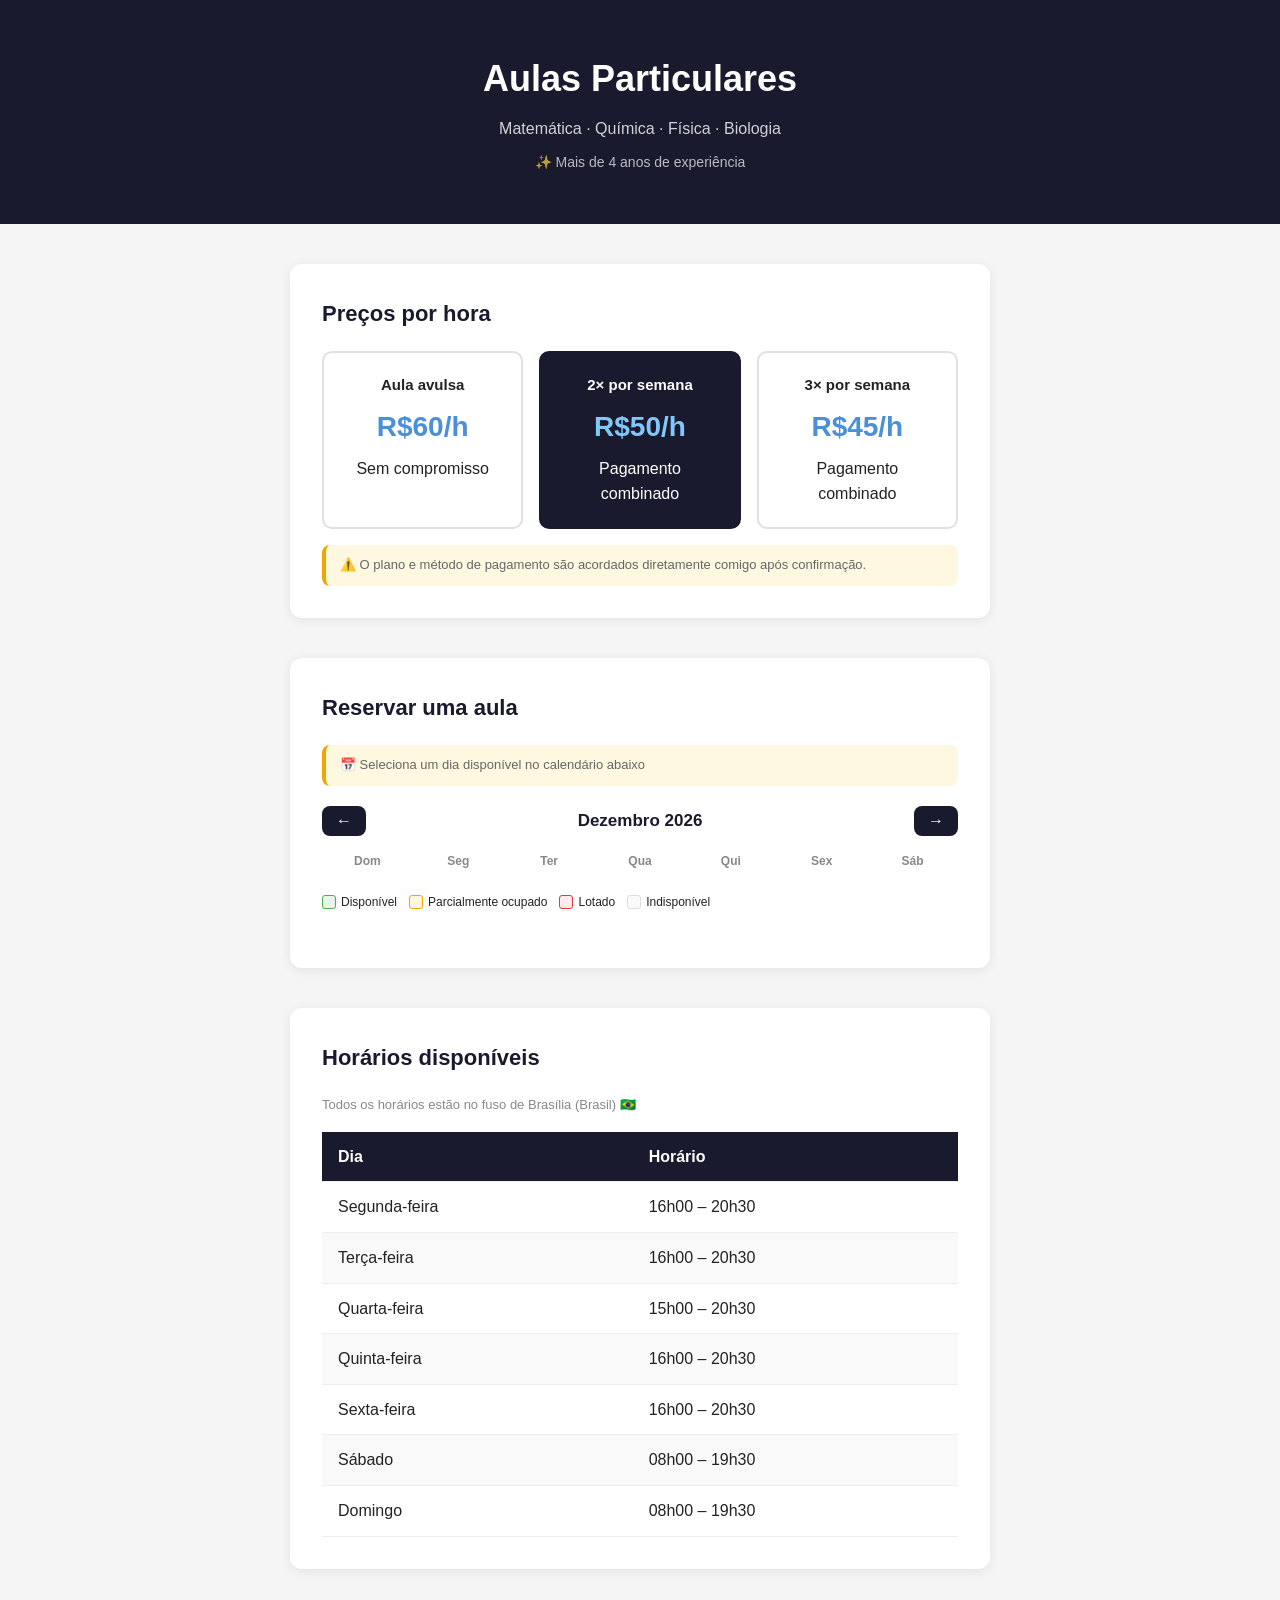
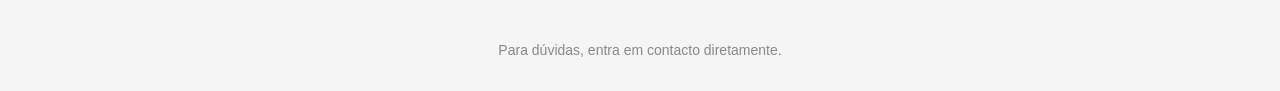
<file: index.html>
<!DOCTYPE html>
<html lang="pt">
<head>
  <meta charset="UTF-8">
  <meta name="viewport" content="width=device-width, initial-scale=1.0">
  <title>Aulas Particulares</title>
  <link rel="stylesheet" href="style.css">
</head>
<body>

  <header>
    <h1>Aulas Particulares</h1>
    <p>Matemática · Química · Física · Biologia</p>
    <p style="margin-top:10px; font-size:14px; opacity:0.7;">✨ Mais de 4 anos de experiência</p>
  </header>

  <section id="precos">
    <h2>Preços por hora</h2>
    <div class="precos-grid">
      <div class="preco-card">
        <h3>Aula avulsa</h3>
        <p class="valor">R$60/h</p>
        <p>Sem compromisso</p>
      </div>
      <div class="preco-card destaque">
        <h3>2× por semana</h3>
        <p class="valor">R$50/h</p>
        <p>Pagamento combinado</p>
      </div>
      <div class="preco-card">
        <h3>3× por semana</h3>
        <p class="valor">R$45/h</p>
        <p>Pagamento combinado</p>
      </div>
    </div>
    <p class="nota">⚠️ O plano e método de pagamento são acordados diretamente comigo após confirmação.</p>
  </section>

  <section id="reserva">
    <h2>Reservar uma aula</h2>
    <p class="nota" style="margin-bottom:20px;">📅 Seleciona um dia disponível no calendário abaixo</p>

    <!-- CALENDÁRIO -->
    <div id="calendario">
      <div class="cal-header">
        <button id="btnMesAnterior">&#8592;</button>
        <span id="mesAno"></span>
        <button id="btnProximoMes">&#8594;</button>
      </div>
      <div class="cal-dias-semana">
        <span>Dom</span><span>Seg</span><span>Ter</span>
        <span>Qua</span><span>Qui</span><span>Sex</span><span>Sáb</span>
      </div>
      <div id="calDias" class="cal-grid"></div>
      <div class="cal-legenda">
        <span class="leg-disponivel">Disponível</span>
        <span class="leg-parcial">Parcialmente ocupado</span>
        <span class="leg-lotado">Lotado</span>
        <span class="leg-indisponivel">Indisponível</span>
      </div>
    </div>

    <!-- HORÁRIOS DO DIA SELECIONADO -->
    <div id="secaoHorarios" style="display:none">
      <h3 id="tituloHorarios"></h3>
      <div id="gradeHorarios" class="grade-horarios"></div>
    </div>

    <!-- FORMULÁRIO -->
    <div id="formContainer" style="display:none">
      <h3 id="tituloFormulario"></h3>
      <form id="formReserva">
        <input type="hidden" id="dataEscolhida">
        <input type="hidden" id="horarioEscolhido">

        <label for="nome">O teu nome</label>
        <input type="text" id="nome" placeholder="Ex: João Silva" required>

        <label for="email">Email</label>
        <input type="email" id="email" placeholder="joao@email.com" required>

        <label for="telefone">Celular (opcional)</label>
        <input type="tel" id="telefone" placeholder="+55 11 91234-5678">

        <label for="materia">Matéria</label>
        <select id="materia" required>
          <option value="">Escolhe uma matéria</option>
          <option value="Matemática">Matemática</option>
          <option value="Química">Química</option>
          <option value="Física">Física</option>
          <option value="Biologia">Biologia</option>
        </select>

        <label for="duracao">Duração da aula</label>
        <select id="duracao" required>
          <option value="">Escolhe a duração</option>
          <option value="1h">1 hora</option>
          <option value="1h30">1 hora e 30 minutos</option>
          <option value="2h">2 horas</option>
        </select>

        <label for="observacoes">Observações (opcional)</label>
        <textarea id="observacoes" placeholder="Ex: tenho exame daqui a 2 semanas, preciso de ajuda com derivadas..."></textarea>

        <div class="form-botoes">
          <button type="button" id="btnVoltar">← Voltar</button>
          <button type="submit" id="btnSubmit">Enviar pedido de reserva</button>
        </div>
      </form>
    </div>

    <div id="mensagemSucesso" style="display:none">
      <h3>✅ Pedido enviado!</h3>
      <p>Receberás uma confirmação assim que eu aprovar a reserva. Obrigado!</p>
    </div>

    <div id="mensagemErro" style="display:none">
      <h3>❌ Erro ao enviar</h3>
      <p id="textoErro"></p>
    </div>
  </section>

  <section id="horarios">
    <h2>Horários disponíveis</h2>
    <p style="font-size:13px; color:#888; margin-bottom:16px;">Todos os horários estão no fuso de Brasília (Brasil) 🇧🇷</p>
    <table>
      <thead>
        <tr><th>Dia</th><th>Horário</th></tr>
      </thead>
      <tbody>
        <tr><td>Segunda-feira</td><td>16h00 – 20h30</td></tr>
        <tr><td>Terça-feira</td><td>16h00 – 20h30</td></tr>
        <tr><td>Quarta-feira</td><td>15h00 – 20h30</td></tr>
        <tr><td>Quinta-feira</td><td>16h00 – 20h30</td></tr>
        <tr><td>Sexta-feira</td><td>16h00 – 20h30</td></tr>
        <tr><td>Sábado</td><td>08h00 – 19h30</td></tr>
        <tr><td>Domingo</td><td>08h00 – 19h30</td></tr>
      </tbody>
    </table>
  </section>

  <footer>
    <p>Para dúvidas, entra em contacto diretamente.</p>
  </footer>

  <script src="script.js"></script>
</body>
</html>
</file>
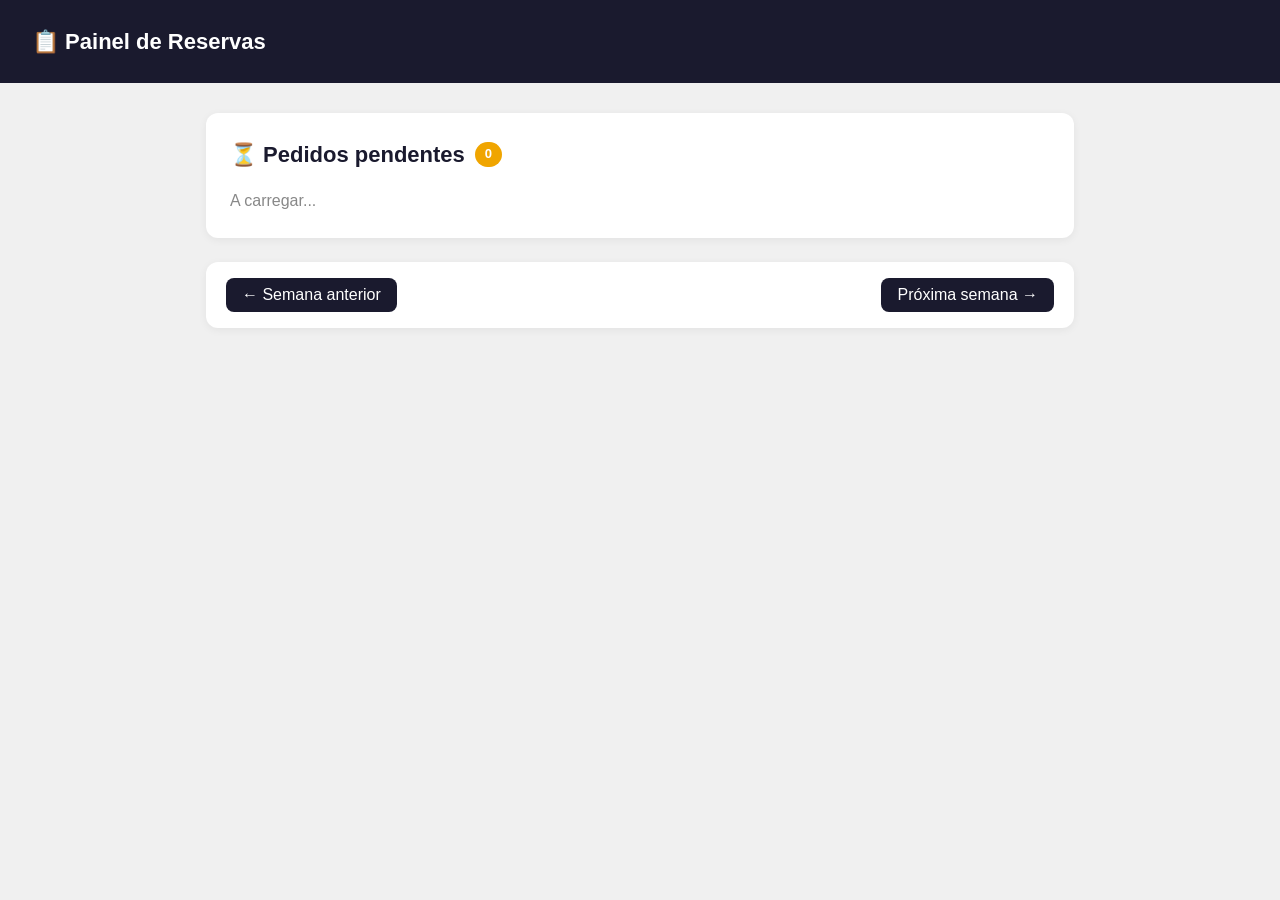
<file: painel.html>
<!DOCTYPE html>
<html lang="pt">
<head>
  <meta charset="UTF-8">
  <meta name="viewport" content="width=device-width, initial-scale=1.0">
  <title>Painel de Reservas</title>
  <link rel="stylesheet" href="style.css">
  <style>
    body { background: #f0f0f0; }
    .painel-header {
      background: #1a1a2e;
      color: white;
      padding: 24px 32px;
      display: flex;
      justify-content: space-between;
      align-items: center;
      flex-wrap: wrap;
      gap: 12px;
    }
    .painel-header h1 { font-size: 22px; }
    #conteudo { max-width: 900px; margin: 30px auto; padding: 0 16px; }

    /* AGENDA SEMANAL */
    .semana-nav {
      display: flex;
      align-items: center;
      justify-content: space-between;
      margin-bottom: 20px;
      background: white;
      padding: 16px 20px;
      border-radius: 12px;
      box-shadow: 0 2px 8px rgba(0,0,0,0.06);
    }
    .semana-nav button {
      background: #1a1a2e;
      color: white;
      border: none;
      padding: 8px 16px;
      border-radius: 8px;
      cursor: pointer;
      font-size: 16px;
    }
    .semana-nav button:hover { background: #2e2e5e; }
    .semana-nav span { font-weight: 600; font-size: 16px; color: #1a1a2e; }

    .agenda-grid {
      display: grid;
      grid-template-columns: repeat(7, 1fr);
      gap: 8px;
      margin-bottom: 30px;
    }

    .agenda-dia {
      background: white;
      border-radius: 10px;
      padding: 12px 8px;
      box-shadow: 0 2px 8px rgba(0,0,0,0.06);
      min-height: 120px;
    }

    .agenda-dia-header {
      text-align: center;
      margin-bottom: 8px;
      padding-bottom: 8px;
      border-bottom: 1px solid #eee;
    }

    .agenda-dia-header .nome-dia {
      font-size: 11px;
      color: #888;
      text-transform: uppercase;
      font-weight: 600;
    }

    .agenda-dia-header .numero-dia {
      font-size: 20px;
      font-weight: 700;
      color: #1a1a2e;
    }

    .agenda-dia-header.hoje .numero-dia {
      background: #1a1a2e;
      color: white;
      border-radius: 50%;
      width: 32px;
      height: 32px;
      display: flex;
      align-items: center;
      justify-content: center;
      margin: 0 auto;
      font-size: 15px;
    }

    .aula-chip {
      background: #e8f5e9;
      border-left: 3px solid #4caf50;
      border-radius: 4px;
      padding: 4px 6px;
      margin-bottom: 4px;
      font-size: 11px;
      cursor: pointer;
    }

    .aula-chip:hover { background: #c8e6c9; }
    .aula-chip .hora { font-weight: 700; color: #1a1a2e; }
    .aula-chip .mat { color: #555; }

    .aula-chip.pendente {
      background: #fff8e1;
      border-left-color: #f0a500;
    }

    .sem-aulas {
      text-align: center;
      color: #ccc;
      font-size: 12px;
      padding-top: 8px;
    }

    /* PENDENTES */
    .secao-pendentes {
      background: white;
      border-radius: 12px;
      padding: 24px;
      box-shadow: 0 2px 8px rgba(0,0,0,0.06);
      margin-bottom: 24px;
    }

    .secao-pendentes h2 {
      margin-bottom: 16px;
      display: flex;
      align-items: center;
      gap: 10px;
    }

    .badge-count {
      background: #f0a500;
      color: white;
      border-radius: 20px;
      padding: 2px 10px;
      font-size: 13px;
      font-weight: 600;
    }

    .reserva-card {
      border: 1.5px solid #ddd;
      border-radius: 10px;
      padding: 16px;
      margin-bottom: 12px;
    }

    .reserva-card.pendente { border-left: 5px solid #f0a500; }
    .reserva-card h3 { margin-bottom: 6px; color: #1a1a2e; }
    .reserva-card p { font-size: 14px; color: #555; margin-bottom: 3px; }

    .acoes { margin-top: 12px; display: flex; gap: 8px; }

    .btn-confirmar {
      background: #1a1a2e;
      color: white;
      border: none;
      padding: 8px 18px;
      border-radius: 8px;
      font-size: 14px;
      cursor: pointer;
    }
    .btn-confirmar:hover { background: #2e2e5e; }

    .btn-rejeitar {
      background: white;
      color: #c62828;
      border: 1.5px solid #c62828;
      padding: 8px 18px;
      border-radius: 8px;
      font-size: 14px;
      cursor: pointer;
    }
    .btn-rejeitar:hover { background: #ffebee; }

    /* MODAL */
    .modal-overlay {
      display: none;
      position: fixed;
      top: 0; left: 0;
      width: 100%; height: 100%;
      background: rgba(0,0,0,0.5);
      z-index: 100;
      align-items: center;
      justify-content: center;
    }
    .modal-overlay.aberto { display: flex; }
    .modal {
      background: white;
      border-radius: 12px;
      padding: 28px;
      max-width: 400px;
      width: 90%;
    }
    .modal h3 { margin-bottom: 12px; color: #1a1a2e; }
    .modal p { font-size: 14px; color: #555; margin-bottom: 6px; }
    .modal-fechar {
      margin-top: 16px;
      background: #1a1a2e;
      color: white;
      border: none;
      padding: 10px 20px;
      border-radius: 8px;
      cursor: pointer;
      width: 100%;
    }
  </style>
</head>
<body>

  <div class="painel-header">
    <h1>📋 Painel de Reservas</h1>
    <span id="contadorPendentes"></span>
  </div>

  <div id="conteudo">

    <!-- PEDIDOS PENDENTES -->
    <div class="secao-pendentes" id="secaoPendentes">
      <h2>⏳ Pedidos pendentes <span class="badge-count" id="numPendentes">0</span></h2>
      <div id="listaPendentes"><p style="color:#888">A carregar...</p></div>
    </div>

    <!-- AGENDA SEMANAL -->
    <div class="semana-nav">
      <button id="btnSemanaAnterior">&#8592; Semana anterior</button>
      <span id="labelSemana"></span>
      <button id="btnProximaSemana">Próxima semana &#8594;</button>
    </div>

    <div class="agenda-grid" id="agendaGrid"></div>

  </div>

  <!-- MODAL DE DETALHE -->
  <div class="modal-overlay" id="modalOverlay">
    <div class="modal">
      <h3 id="modalTitulo"></h3>
      <div id="modalConteudo"></div>
      <button class="modal-fechar" onclick="fecharModal()">Fechar</button>
    </div>
  </div>

  <script>
    const SUPABASE_URL = "https://thnpicjrzqiivnifmhjp.supabase.co";
    const SUPABASE_KEY = "eyJhbGciOiJIUzI1NiIsInR5cCI6IkpXVCJ9.eyJpc3MiOiJzdXBhYmFzZSIsInJlZiI6InRobnBpY2pyenFpaXZuaWZtaGpwIiwicm9sZSI6ImFub24iLCJpYXQiOjE3Nzc2NDU5MzYsImV4cCI6MjA5MzIyMTkzNn0.-vIc6-R6oBZMyJT6SE5hLP5-nZQPNlaft8w6tyomZfE";

    const nomesDiasCurtos = ["Dom","Seg","Ter","Qua","Qui","Sex","Sáb"];
    const nomesMeses = ["Jan","Fev","Mar","Abr","Mai","Jun","Jul","Ago","Set","Out","Nov","Dez"];

    let inicioSemana = new Date();
    inicioSemana.setHours(0,0,0,0);
    // Vai para o domingo da semana atual
    inicioSemana.setDate(inicioSemana.getDate() - inicioSemana.getDay());

    let todasReservas = [];

    async function carregarTudo() {
      const resposta = await fetch(
        `${SUPABASE_URL}/rest/v1/reservas?order=data_aula.asc,horario.asc`,
        {
          headers: {
            "apikey": SUPABASE_KEY,
            "Authorization": "Bearer " + SUPABASE_KEY
          }
        }
      );
      todasReservas = await resposta.json();
      renderizarPendentes();
      renderizarAgenda();
    }

    function renderizarPendentes() {
      const pendentes = todasReservas.filter(r => r.estado === "pendente");
      document.getElementById("numPendentes").textContent = pendentes.length;

      const lista = document.getElementById("listaPendentes");

      if (pendentes.length === 0) {
        lista.innerHTML = "<p style='color:#888'>Nenhum pedido pendente.</p>";
        return;
      }

      lista.innerHTML = pendentes.map(r => `
        <div class="reserva-card pendente" id="card-${r.id}">
          <h3>${r.nome}</h3>
          <p>📚 ${r.materia} · ⏱ ${r.duracao}</p>
          <p>📅 ${formatarData(r.data_aula)} às ${r.horario}</p>
          <p>📧 ${r.email}${r.telefone ? " · 📞 " + r.telefone : ""}</p>
          ${r.observacoes ? `<p style="font-style:italic;color:#777">💬 "${r.observacoes}"</p>` : ""}
          <div class="acoes">
            <button class="btn-confirmar" onclick="mudarEstado('${r.id}', 'confirmada')">✅ Confirmar</button>
            <button class="btn-rejeitar" onclick="mudarEstado('${r.id}', 'rejeitada')">❌ Rejeitar</button>
          </div>
        </div>
      `).join("");
    }

    function renderizarAgenda() {
      const fim = new Date(inicioSemana);
      fim.setDate(fim.getDate() + 6);

      document.getElementById("labelSemana").textContent =
        `${inicioSemana.getDate()} ${nomesMeses[inicioSemana.getMonth()]} – ${fim.getDate()} ${nomesMeses[fim.getMonth()]} ${fim.getFullYear()}`;

      const grid = document.getElementById("agendaGrid");
      grid.innerHTML = "";

      const hoje = new Date();
      hoje.setHours(0,0,0,0);

      for (let i = 0; i < 7; i++) {
        const dia = new Date(inicioSemana);
        dia.setDate(dia.getDate() + i);

        // Gera dataStr diretamente dos valores do objeto — sem toISOString()
        const ano = dia.getFullYear();
        const mes = String(dia.getMonth() + 1).padStart(2, '0');
        const d = String(dia.getDate()).padStart(2, '0');
        const dataStr = `${ano}-${mes}-${d}`;

        const ehHoje = dia.getTime() === hoje.getTime();

        const col = document.createElement("div");
        col.className = "agenda-dia";

        const header = document.createElement("div");
        header.className = "agenda-dia-header" + (ehHoje ? " hoje" : "");
        header.innerHTML = `
          <div class="nome-dia">${nomesDiasCurtos[dia.getDay()]}</div>
          <div class="numero-dia">${dia.getDate()}</div>
        `;
        col.appendChild(header);

        const aulasNoDia = todasReservas.filter(r =>
          r.data_aula === dataStr && (r.estado === "confirmada" || r.estado === "pendente")
        );

        if (aulasNoDia.length === 0) {
          const vazio = document.createElement("div");
          vazio.className = "sem-aulas";
          vazio.textContent = "Livre";
          col.appendChild(vazio);
        } else {
          aulasNoDia.forEach(r => {
            const chip = document.createElement("div");
            chip.className = "aula-chip" + (r.estado === "pendente" ? " pendente" : "");
            chip.innerHTML = `<div class="hora">${r.horario}</div><div class="mat">${r.materia}</div>`;
            chip.addEventListener("click", () => abrirModal(r));
            col.appendChild(chip);
          });
        }

        grid.appendChild(col);
      }
    }

    function abrirModal(r) {
      document.getElementById("modalTitulo").textContent = `${r.nome} — ${r.horario}`;
      document.getElementById("modalConteudo").innerHTML = `
        <p>📚 ${r.materia} · ⏱ ${r.duracao}</p>
        <p>📅 ${formatarData(r.data_aula)}</p>
        <p>📧 ${r.email}</p>
        ${r.telefone ? `<p>📞 ${r.telefone}</p>` : ""}
        ${r.observacoes ? `<p>💬 ${r.observacoes}</p>` : ""}
        <p style="margin-top:8px">Estado: <strong>${r.estado}</strong></p>
      `;
      document.getElementById("modalOverlay").classList.add("aberto");
    }

    function fecharModal() {
      document.getElementById("modalOverlay").classList.remove("aberto");
    }

    async function mudarEstado(id, novoEstado) {
      await fetch(`${SUPABASE_URL}/rest/v1/reservas?id=eq.${id}`, {
        method: "PATCH",
        headers: {
          "apikey": SUPABASE_KEY,
          "Authorization": "Bearer " + SUPABASE_KEY,
          "Content-Type": "application/json",
          "Prefer": "return=minimal"
        },
        body: JSON.stringify({ estado: novoEstado })
      });
      await carregarTudo();
    }

    function formatarData(dataStr) {
      if (!dataStr) return "";
      const [ano, mes, dia] = dataStr.split("-");
      const d = new Date(Number(ano), Number(mes)-1, Number(dia));
      const nomesDiasCompletos = ["Domingo","Segunda","Terça","Quarta","Quinta","Sexta","Sábado"];
      return `${nomesDiasCompletos[d.getDay()]}, ${dia}/${mes}/${ano}`;
    }

    document.getElementById("btnSemanaAnterior").addEventListener("click", () => {
      inicioSemana.setDate(inicioSemana.getDate() - 7);
      renderizarAgenda();
    });

    document.getElementById("btnProximaSemana").addEventListener("click", () => {
      inicioSemana.setDate(inicioSemana.getDate() + 7);
      renderizarAgenda();
    });

    document.getElementById("modalOverlay").addEventListener("click", (e) => {
      if (e.target === document.getElementById("modalOverlay")) fecharModal();
    });

    carregarTudo();
  </script>
</body>
</html>
</file>
<file: style.css>
* {
  margin: 0;
  padding: 0;
  box-sizing: border-box;
}

body {
  font-family: 'Segoe UI', Arial, sans-serif;
  background: #f5f5f5;
  color: #222;
  line-height: 1.6;
}

section {
  max-width: 700px;
  margin: 40px auto;
  background: white;
  padding: 32px;
  border-radius: 12px;
  box-shadow: 0 2px 12px rgba(0,0,0,0.08);
}

h2 {
  font-size: 22px;
  margin-bottom: 20px;
  color: #1a1a2e;
}

header {
  background: #1a1a2e;
  color: white;
  text-align: center;
  padding: 50px 20px;
}

header h1 {
  font-size: 36px;
  margin-bottom: 8px;
}

header p {
  font-size: 16px;
  opacity: 0.8;
}

/* PREÇOS */
.precos-grid {
  display: grid;
  grid-template-columns: repeat(auto-fit, minmax(180px, 1fr));
  gap: 16px;
  margin-bottom: 16px;
}

.preco-card {
  border: 2px solid #e0e0e0;
  border-radius: 10px;
  padding: 20px;
  text-align: center;
}

.preco-card.destaque {
  border-color: #1a1a2e;
  background: #1a1a2e;
  color: white;
}

.preco-card h3 {
  font-size: 15px;
  margin-bottom: 8px;
}

.preco-card .valor {
  font-size: 28px;
  font-weight: bold;
  color: #4a90d9;
  margin-bottom: 6px;
}

.preco-card.destaque .valor {
  color: #7fc8f8;
}

.nota {
  font-size: 13px;
  color: #666;
  background: #fff8e1;
  padding: 10px 14px;
  border-radius: 8px;
  border-left: 4px solid #f0a500;
}

/* FORMULÁRIO */
form {
  display: flex;
  flex-direction: column;
  gap: 12px;
}

label {
  font-weight: 600;
  font-size: 14px;
  color: #444;
}

input, select, textarea {
  padding: 10px 14px;
  border: 1.5px solid #ddd;
  border-radius: 8px;
  font-size: 15px;
  font-family: inherit;
  transition: border-color 0.2s;
}

input:focus, select:focus, textarea:focus {
  outline: none;
  border-color: #1a1a2e;
}

textarea {
  height: 100px;
  resize: vertical;
}

button[type="submit"] {
  background: #1a1a2e;
  color: white;
  border: none;
  padding: 14px;
  border-radius: 8px;
  font-size: 16px;
  font-weight: 600;
  cursor: pointer;
  transition: background 0.2s;
}

button[type="submit"]:hover {
  background: #2e2e5e;
}

button[type="submit"]:disabled {
  background: #999;
  cursor: not-allowed;
}

#mensagemSucesso {
  background: #e8f5e9;
  border: 2px solid #4caf50;
  border-radius: 10px;
  padding: 24px;
  text-align: center;
}

#mensagemSucesso h3 {
  color: #2e7d32;
  margin-bottom: 8px;
}

#mensagemErro {
  background: #ffebee;
  border: 2px solid #e53935;
  border-radius: 10px;
  padding: 24px;
  text-align: center;
  margin-top: 16px;
}

#mensagemErro h3 {
  color: #c62828;
  margin-bottom: 8px;
}

/* TABELA */
table {
  width: 100%;
  border-collapse: collapse;
}

th, td {
  padding: 12px 16px;
  text-align: left;
  border-bottom: 1px solid #eee;
}

th {
  background: #1a1a2e;
  color: white;
}

tr:nth-child(even) {
  background: #f9f9f9;
}

/* PAINEL DE ADMINISTRAÇÃO */
.reserva-card {
  border: 1.5px solid #ddd;
  border-radius: 10px;
  padding: 20px;
  margin-bottom: 16px;
}

.reserva-card.pendente {
  border-left: 5px solid #f0a500;
}

.reserva-card.confirmada {
  border-left: 5px solid #4caf50;
  opacity: 0.7;
}

.reserva-card h3 {
  margin-bottom: 8px;
  color: #1a1a2e;
}

.reserva-card p {
  font-size: 14px;
  color: #555;
  margin-bottom: 4px;
}

.badge {
  display: inline-block;
  padding: 3px 10px;
  border-radius: 20px;
  font-size: 12px;
  font-weight: 600;
  margin-bottom: 12px;
}

.badge.pendente {
  background: #fff8e1;
  color: #b8860b;
}

.badge.confirmada {
  background: #e8f5e9;
  color: #2e7d32;
}

.btn-confirmar {
  background: #1a1a2e;
  color: white;
  border: none;
  padding: 8px 18px;
  border-radius: 8px;
  font-size: 14px;
  cursor: pointer;
  margin-top: 10px;
}

.btn-confirmar:hover {
  background: #2e2e5e;
}

.btn-rejeitar {
  background: white;
  color: #c62828;
  border: 1.5px solid #c62828;
  padding: 8px 18px;
  border-radius: 8px;
  font-size: 14px;
  cursor: pointer;
  margin-top: 10px;
  margin-left: 8px;
}

.btn-rejeitar:hover {
  background: #ffebee;
}

footer {
  text-align: center;
  padding: 30px;
  color: #888;
  font-size: 14px;
}


/* === CALENDÁRIO === */
#calendario {
  margin-bottom: 24px;
}

.cal-header {
  display: flex;
  align-items: center;
  justify-content: space-between;
  margin-bottom: 12px;
}

.cal-header button {
  background: #1a1a2e;
  color: white;
  border: none;
  padding: 6px 14px;
  border-radius: 8px;
  font-size: 16px;
  cursor: pointer;
}

.cal-header button:hover { background: #2e2e5e; }

#mesAno {
  font-weight: 700;
  font-size: 17px;
  color: #1a1a2e;
}

.cal-dias-semana {
  display: grid;
  grid-template-columns: repeat(7, 1fr);
  text-align: center;
  margin-bottom: 6px;
}

.cal-dias-semana span {
  font-size: 12px;
  font-weight: 600;
  color: #888;
  padding: 4px 0;
}

.cal-grid {
  display: grid;
  grid-template-columns: repeat(7, 1fr);
  gap: 4px;
  margin-bottom: 12px;
}

.cal-dia {
  aspect-ratio: 1;
  display: flex;
  align-items: center;
  justify-content: center;
  border-radius: 8px;
  font-size: 14px;
  font-weight: 500;
  color: #333;
}

.cal-dia.vazio { background: transparent; }
.cal-dia.passado { color: #ccc; }
.cal-dia.indisponivel { color: #ddd; background: #fafafa; }

.cal-dia.disponivel {
  background: #e8f5e9;
  color: #2e7d32;
}

.cal-dia.parcial {
  background: #fff8e1;
  color: #b8860b;
}

.cal-dia.lotado {
  background: #ffebee;
  color: #c62828;
  text-decoration: line-through;
}

.cal-dia.clicavel {
  cursor: pointer;
  transition: transform 0.1s, box-shadow 0.1s;
}

.cal-dia.clicavel:hover {
  transform: scale(1.15);
  box-shadow: 0 2px 8px rgba(0,0,0,0.15);
}

.cal-dia.selecionado {
  background: #1a1a2e !important;
  color: white !important;
  font-weight: 700;
}

.cal-legenda {
  display: flex;
  gap: 12px;
  flex-wrap: wrap;
  font-size: 12px;
}

.cal-legenda span {
  display: flex;
  align-items: center;
  gap: 5px;
}

.cal-legenda span::before {
  content: "";
  width: 12px;
  height: 12px;
  border-radius: 3px;
  display: inline-block;
}

.leg-disponivel::before { background: #e8f5e9; border: 1px solid #4caf50; }
.leg-parcial::before { background: #fff8e1; border: 1px solid #f0a500; }
.leg-lotado::before { background: #ffebee; border: 1px solid #e53935; }
.leg-indisponivel::before { background: #fafafa; border: 1px solid #ddd; }

/* HORÁRIOS EM GRADE */
.grade-horarios {
  display: flex;
  flex-wrap: wrap;
  gap: 8px;
  margin: 16px 0;
}

.btn-horario {
  padding: 10px 16px;
  border-radius: 8px;
  font-size: 15px;
  font-weight: 600;
  cursor: pointer;
  border: 2px solid transparent;
  transition: all 0.15s;
}

.btn-horario.livre {
  background: #e8f5e9;
  color: #2e7d32;
  border-color: #4caf50;
}

.btn-horario.livre:hover {
  background: #4caf50;
  color: white;
}

.btn-horario.ocupado {
  background: #f5f5f5;
  color: #bbb;
  border-color: #eee;
  cursor: not-allowed;
  text-decoration: line-through;
}

/* BOTÕES DO FORMULÁRIO */
.form-botoes {
  display: flex;
  gap: 10px;
}

#btnVoltar {
  background: white;
  color: #1a1a2e;
  border: 1.5px solid #1a1a2e;
  padding: 14px 20px;
  border-radius: 8px;
  font-size: 15px;
  cursor: pointer;
}

#btnVoltar:hover { background: #f0f0f0; }
</file>
